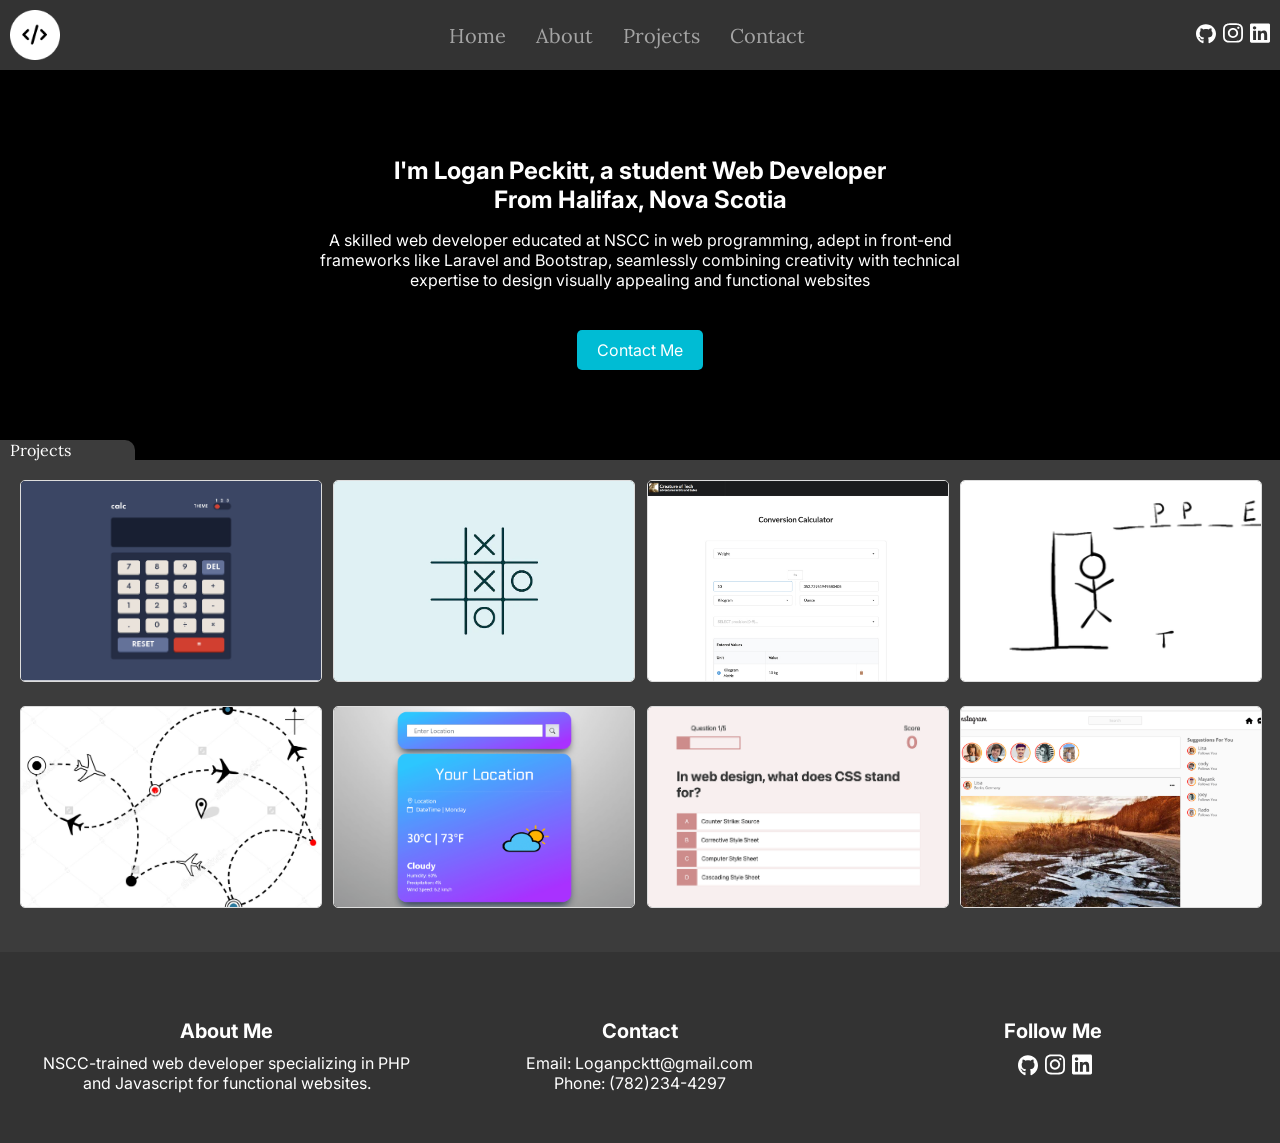
<file: code/index.html>
<!DOCTYPE html>
<html lang="en">
<head>
  <meta charset="UTF-8">
  <meta name="viewport" content="width=device-width, initial-scale=1.0">
  <link rel="stylesheet" href="Styling/styles.css">
  
  <title>Your Website</title>
</head>
<body>

  <!-- Header Section -->
  <header>
    <img class="logo" src="../Images/Logo.png" alt="Logo">
    <nav class="Nav">
      <a href="/code/index.html">Home</a>
      <a href="/code/About.html">About</a>
      <a href="/code/Projects.html">Projects</a>
      <a href="/code/Contact.html">Contact</a>
    </nav>
    <div class="SocialLinks">
      <a href="https://github.com/Loganpcktt?tab=repositories"><img src="../Images/SocialMediaLinks/github.svg" alt="Image 1"></a>
      <a href="https://www.instagram.com/"><img src="../Images/SocialMediaLinks/instagram.svg" alt="Image 2"></a>
      <a href="https://www.linkedin.com/in/logan-peckitt-5b6ba810a/"><img src="../Images/SocialMediaLinks/linkedin.svg" alt="Image 3"></a>
    </div>
  </header>

  <!-- Main Content Section -->
  <div class="main-content">
    <h1>I'm Logan Peckitt, a student Web Developer<br>From Halifax, Nova Scotia</h1>
    <p>
      A skilled web developer educated at NSCC in web programming, adept in front-end frameworks like Laravel and Bootstrap, seamlessly combining creativity with technical expertise to design visually appealing and functional websites
    </p>
    <a href="/code/Contact.html" class="cyan-button">Contact Me</a>
  </div>

  <div class="projects-header">
    <h4>Projects</h4>
  </div>

<!-- Projects Section -->
<div class="projects-section">
    <div class="project-images">
        <div class="project-overlay">
            <a href="#"><img src="../Images/Projects/Calc.jpg" alt="Project 1"></a>
            <div class="overlay-text">Calculator App</div>
        </div>

        <div class="project-overlay">
            <a href="#"><img src="../Images/Projects/TicTakToe.webp" alt="Project 2"></a>
            <div class="overlay-text">Tic-Tac-Toe Game</div>
        </div>

        <div class="project-overlay">
            <a href="#"><img src="../Images/Projects/conversion-calculator.jpg" alt="Project 3"></a>
            <div class="overlay-text">Conversion Calculator</div>
        </div>

        <div class="project-overlay">
            <a href="#"><img src="../Images/Projects/Hangman.png" alt="Project 4"></a>
            <div class="overlay-text">Hangman Game</div>
        </div>

        <div class="project-overlay">
            <a href="#"><img src="../Images/Projects/PlaneTracker.jpg" alt="Project 5"></a>
            <div class="overlay-text">Plane Tracker Application</div>
        </div>

        <div class="project-overlay">
            <a href="#"><img src="../Images/Projects/Weather.png" alt="Project 6"></a>
            <div class="overlay-text">Weather App</div>
        </div>

        <div class="project-overlay">
            <a href="#"><img src="../Images/Projects/quiz.png" alt="Project 7"></a>
            <div class="overlay-text">Quiz App</div>
        </div>

        <div class="project-overlay">
            <a href="#"><img src="../Images/Projects/InstaClone.png" alt="Project 8"></a>
            <div class="overlay-text">Instagram Clone</div>
        </div>
    </div>
</div>



  <!-- Footer Section -->
  <footer>
    <div class="footer-content">
      <div class="footer-section">
        <h2>About Me</h2>
        <p> 
          NSCC-trained web developer specializing in PHP and Javascript for functional websites.
        </p>
      </div>
      <div class="footer-section">
        <h2>Contact</h2>
        <p>Email: Loganpcktt@gmail.com</p>
        <p>Phone: (782)234-4297</p>
      </div>
      <div class="footer-section">
        <h2>Follow Me</h2>
        <div class="SocialLinks">
          <a href="https://github.com/Loganpcktt?tab=repositories"><img src="../Images/SocialMediaLinks/github.svg" alt="Image 1"></a>
          <a href="https://www.instagram.com/"><img src="../Images/SocialMediaLinks/instagram.svg" alt="Image 2"></a>
          <a href="https://www.linkedin.com/in/logan-peckitt-5b6ba810a/"><img src="../Images/SocialMediaLinks/linkedin.svg" alt="Image 3"></a>
        </div>
      </div>
    </div>
  </footer>

</body>
</html>
</file>
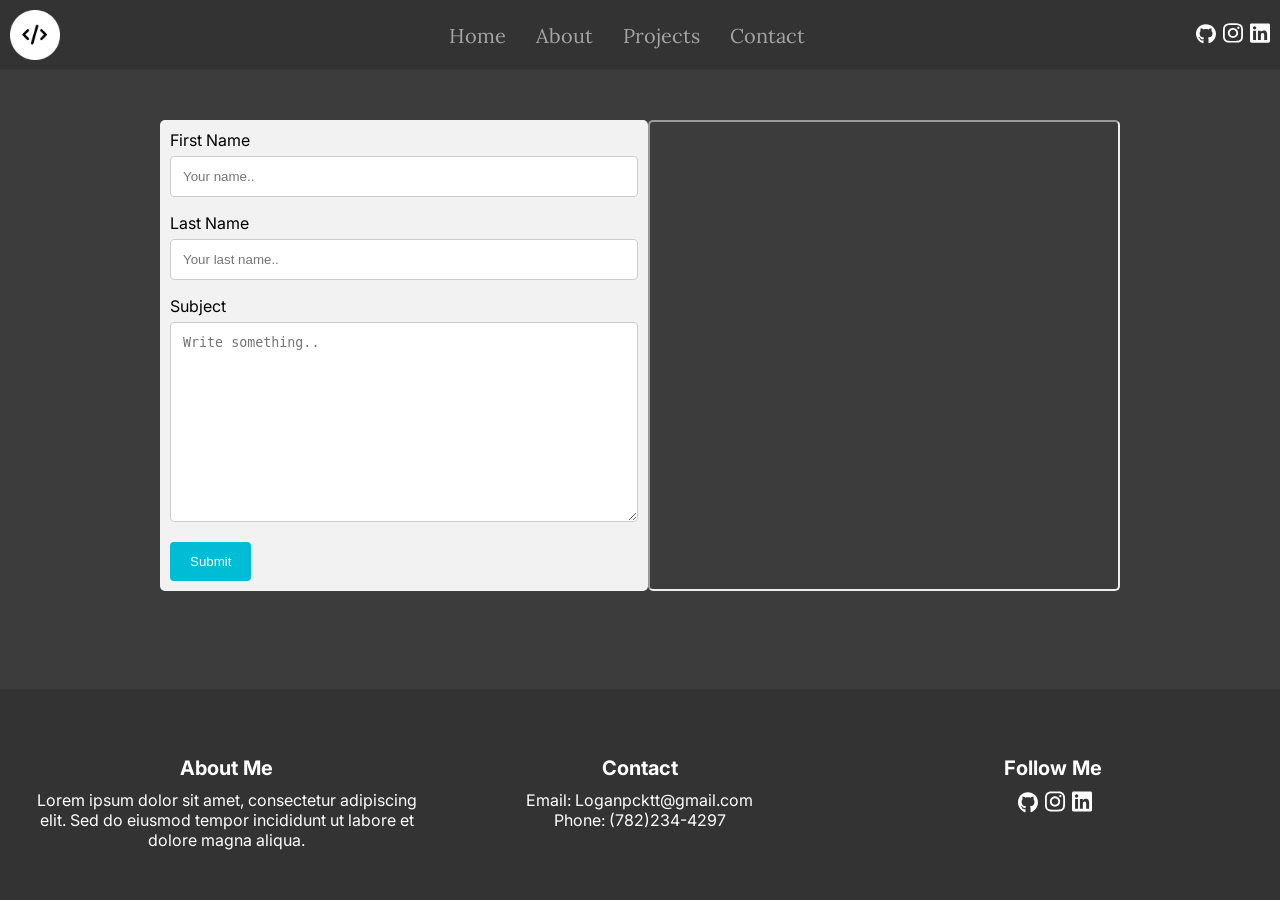
<file: code/Contact.html>
<!DOCTYPE html>
<html lang="en">
<head>
    <meta charset="UTF-8">
    <meta name="viewport" content="width=device-width, initial-scale=1.0">
    <title>Document</title>
    <link rel="stylesheet" href="Styling/styles.css">
    <link rel="stylesheet" href="Styling/Contact.css">
</head>
<body>
      <!-- Header Section -->
      <header>
        <img class="logo" src="../Images/Logo.png" alt="Logo">
        <nav class="Nav">
          <a href="/code/index.html">Home</a>
          <a href="/code/About.html">About</a>
          <a href="/code/Projects.html">Projects</a>
          <a href="/code/Contact.html">Contact</a>
        </nav>
        <div class="SocialLinks">
          <a href="https://github.com/Loganpcktt?tab=repositories"><img src="../Images/SocialMediaLinks/github.svg" alt="Image 1"></a>
          <a href="https://www.instagram.com/"><img src="../Images/SocialMediaLinks/instagram.svg" alt="Image 2"></a>
          <a href="https://www.linkedin.com/in/logan-peckitt-5b6ba810a/"><img src="../Images/SocialMediaLinks/linkedin.svg" alt="Image 3"></a>
        </div>
      </header>

  <div class="container-Main">
    <div class="container">
        <form action="action_page.php">
      
          <label for="fname">First Name</label>
          <input type="text" id="fname" name="firstname" placeholder="Your name..">
      
          <label for="lname">Last Name</label>
          <input type="text" id="lname" name="lastname" placeholder="Your last name..">
      
          <label for="subject">Subject</label>
          <textarea id="subject" name="subject" placeholder="Write something.." style="height:200px"></textarea>
      
          <input type="submit" value="Submit">
      
        </form>
      </div>

      
        <!-- Google Map Copied Code -->
        
        <iframe src= "https://www.google.com/maps/embed?pb=!1m18!1m12!1m3!1d22713.06775713369!2d-63.58633515!3d44.635189!2m3!1f0!2f0!3f0!3m2!1i1024!2i768!4f13.1!3m3!1m2!1s0x4b5a223bdb4a6051%3A0x7d4700e57f5cee6!2sSouth%20End%2C%20Halifax%2C%20NS!5e0!3m2!1sen!2sca!4v1701280347112!5m2!1sen!2sca"                
                height="300"
                tabindex="0"> 
        </iframe> 
   
</div>

        <!-- Footer Section -->
  <footer>
    <div class="footer-content">
      <div class="footer-section">
        <h2>About Me</h2>
        <p> Lorem ipsum dolor sit amet, consectetur adipiscing elit. Sed do eiusmod tempor incididunt ut labore et dolore magna aliqua.</p>
      </div>
      <div class="footer-section">
        <h2>Contact</h2>
        <p>Email: Loganpcktt@gmail.com</p>
        <p>Phone: (782)234-4297</p>
      </div>
      <div class="footer-section">
        <h2>Follow Me</h2>
        <div class="SocialLinks">
          <a href="https://github.com/Loganpcktt?tab=repositories"><img src="../Images/SocialMediaLinks/github.svg" alt="Image 1"></a>
          <a href="https://www.instagram.com/"><img src="../Images/SocialMediaLinks/instagram.svg" alt="Image 2"></a>
          <a href="https://www.linkedin.com/in/logan-peckitt-5b6ba810a/"><img src="../Images/SocialMediaLinks/linkedin.svg" alt="Image 3"></a>
        </div>
      </div>
    </div>
  </footer>

</body>
</html>
</file>
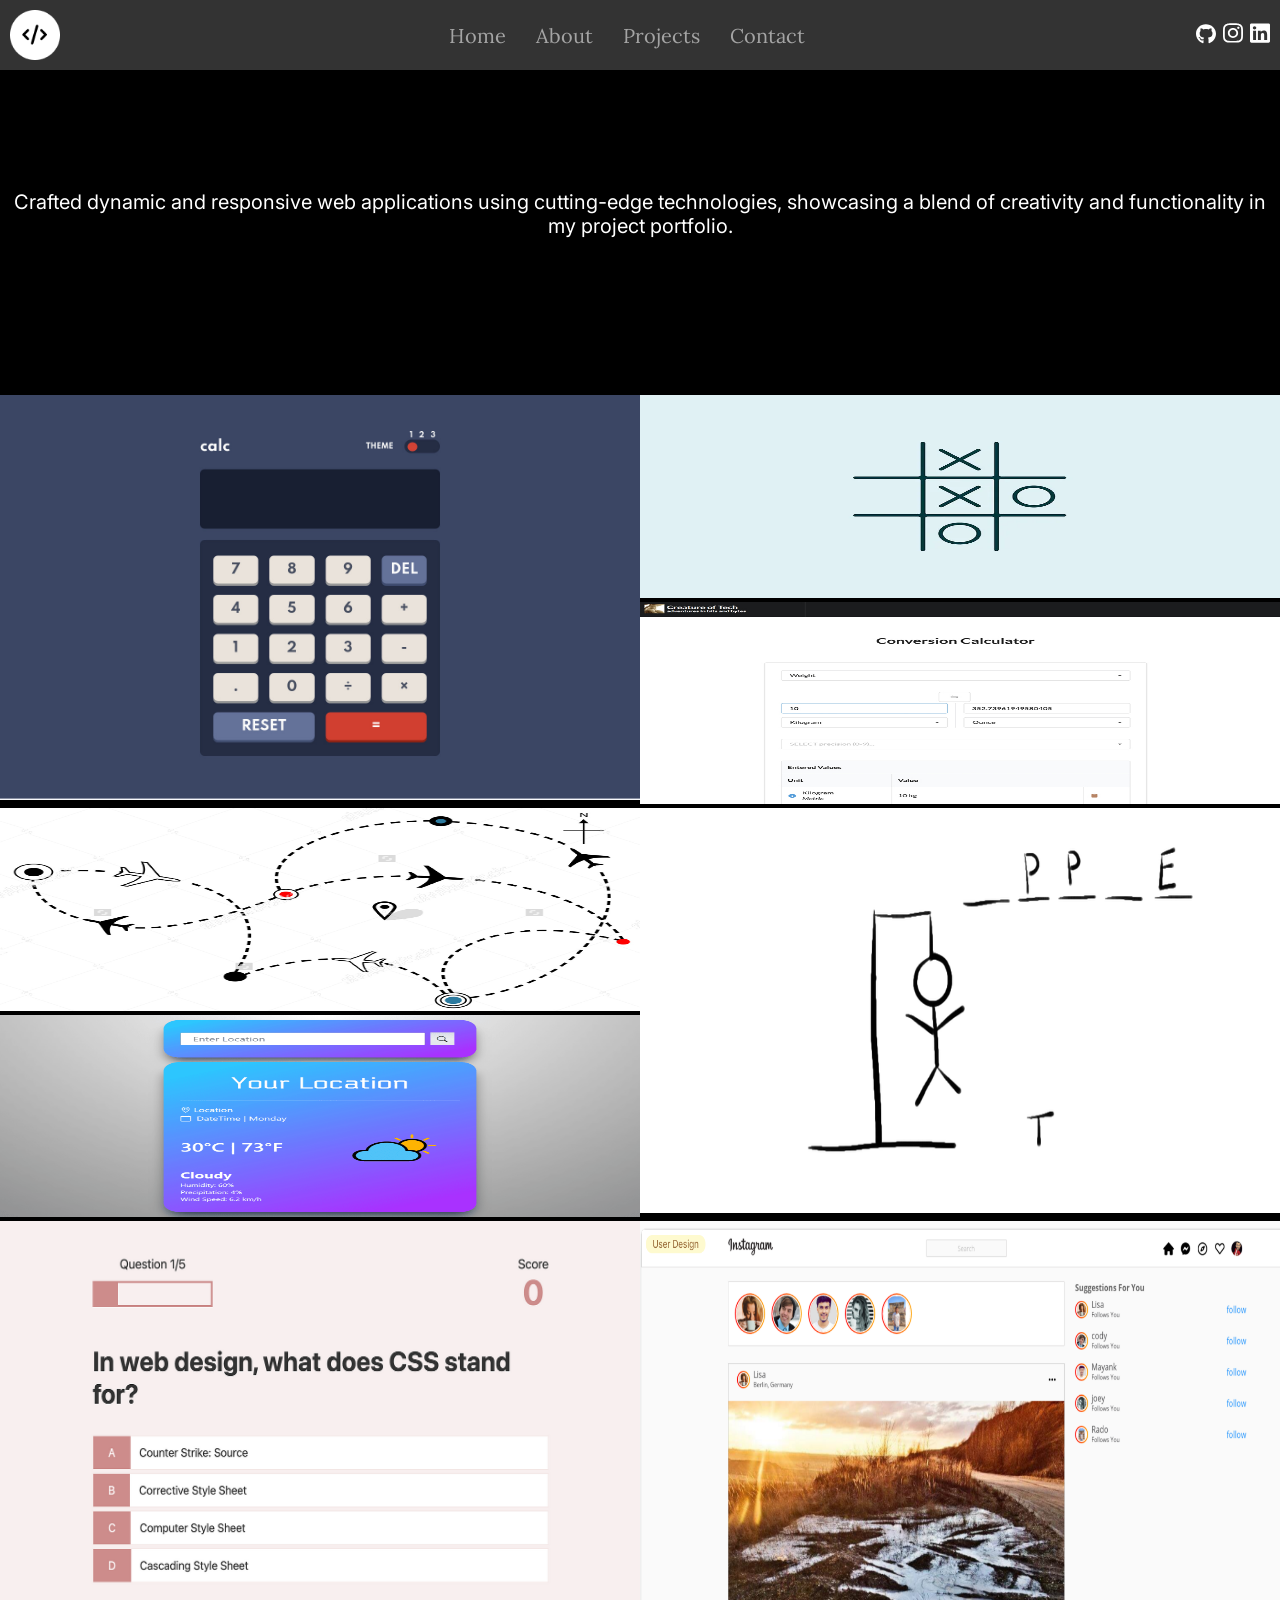
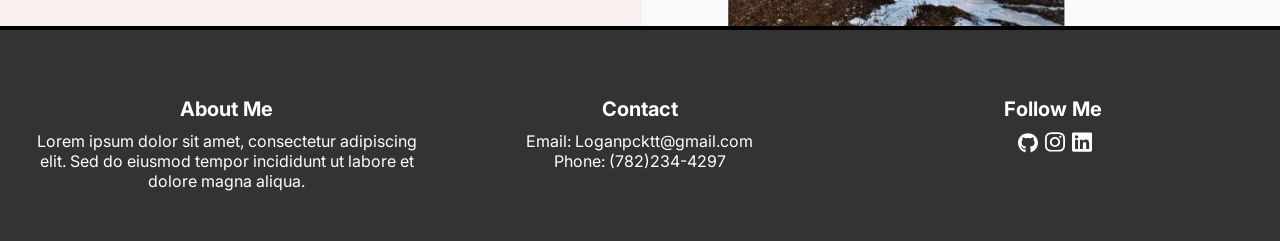
<file: code/Projects.html>
<!DOCTYPE html>
<html lang="en">
<head>
    <meta charset="UTF-8">
    <meta name="viewport" content="width=device-width, initial-scale=1.0">
    <title>Document</title>
    <link rel="stylesheet" href="Styling/styles.css">
    <link rel="stylesheet" href="Styling/Projects.css">
</head>
<body>
    <!-- Header Section -->
  <header>
    <img class="logo" src="../Images/Logo.png" alt="Logo">
    <nav class="Nav">
      <a href="/code/index.html">Home</a>
      <a href="/code/About.html">About</a>
      <a href="/code/Projects.html">Projects</a>
      <a href="/code/Contact.html">Contact</a>
    </nav>
    <div class="SocialLinks">
      <a href="https://github.com/Loganpcktt?tab=repositories"><img src="../Images/SocialMediaLinks/github.svg" alt="Image 1"></a>
      <a href="https://www.instagram.com/"><img src="../Images/SocialMediaLinks/instagram.svg" alt="Image 2"></a>
      <a href="https://www.linkedin.com/in/logan-peckitt-5b6ba810a/"><img src="../Images/SocialMediaLinks/linkedin.svg" alt="Image 3"></a>
    </div>
  </header>

    <!-- Filler Section -->
    <div class="Filler">
        <p>
            Crafted dynamic and responsive web applications using cutting-edge technologies, showcasing a blend of creativity and functionality in my project portfolio.
        </p>
    </div>



<!-- Project Section -->
<div class="projects-section-Container">
    <!-- First Column -->
    <div class="project-Collumn-Container">
        <div class="Main">
            <div class="project-overlay">
                <a href="#"><img src="../Images/Projects/Calc.jpg" alt="Project 1"></a>
                <div class="overlay-text">Calculator App</div>
            </div>
        </div>
        <div class="Second">
            <div class="project-overlay">
                <a href="#"><img src="../Images/Projects/TicTakToe.webp" alt="Project 2"></a>
                <div class="overlay-text">Tic-Tac-Toe Game</div>
            </div>
            <div class="project-overlay">
                <a href="#"><img src="../Images/Projects/conversion-calculator.jpg" alt="Project 3"></a>
                <div class="overlay-text">Conversion Calculator</div>
            </div>
        </div>
    </div>

    <!-- Second Column -->
    <div class="project-Collumn-Container">
        <div class="Second">
            <div class="project-overlay">
                <a href="#"><img src="../Images/Projects/PlaneTracker.jpg" alt="Project 4"></a>
                <div class="overlay-text">Plane Tracker Application</div>
            </div>
            <div class="project-overlay">
                <a href="#"><img src="../Images/Projects/Weather.png" alt="Project 5"></a>
                <div class="overlay-text">Weather App</div>
            </div>
        </div>
        <div class="Main">
            <div class="project-overlay">
                <a href="#"><img src="../Images/Projects/Hangman.png" alt="Project 6"></a>
                <div class="overlay-text">Hangman Game</div>
            </div>
        </div>
    </div>

    <!-- Third Column -->
    <div class="project-Collumn-Container">
        <div class="Main">
            <div class="project-overlay">
                <a href="#"><img src="../Images/Projects/quiz.png" alt="Project 7"></a>
                <div class="overlay-text">Quiz App</div>
            </div>
        </div>
        <div class="Main">
            <div class="project-overlay">
                <a href="#"><img src="../Images/Projects/InstaClone.png" alt="Project 8"></a>
                <div class="overlay-text">Social Media App</div>
            </div>
        </div>
    </div>
</div>



        <!-- Footer Section -->
  <footer>
    <div class="footer-content">
      <div class="footer-section">
        <h2>About Me</h2>
        <p> Lorem ipsum dolor sit amet, consectetur adipiscing elit. Sed do eiusmod tempor incididunt ut labore et dolore magna aliqua.</p>
      </div>
      <div class="footer-section">
        <h2>Contact</h2>
        <p>Email: Loganpcktt@gmail.com</p>
        <p>Phone: (782)234-4297</p>
      </div>
      <div class="footer-section">
        <h2>Follow Me</h2>
        <div class="SocialLinks">
            <a href="https://github.com/Loganpcktt?tab=repositories"><img src="../Images/SocialMediaLinks/github.svg" alt="Image 1"></a>
            <a href="https://www.instagram.com/"><img src="../Images/SocialMediaLinks/instagram.svg" alt="Image 2"></a>
            <a href="https://www.linkedin.com/in/logan-peckitt-5b6ba810a/"><img src="../Images/SocialMediaLinks/linkedin.svg" alt="Image 3"></a>
          </div>
      </div>
    </div>
  </footer>
</body>
</html>
</file>
<file: code/Styling/styles.css>
@import url('https://fonts.googleapis.com/css2?family=Lora&display=swap');
@import url('https://fonts.googleapis.com/css2?family=Inter:wght@400;500&display=swap');
body {
  font-family: 'Inter', sans-serif;
  margin: 0;
  padding: 0;
  background-color: #000000;
  display: flex;
  flex-direction: column;
  min-height: 100vh;
}

header {
  background-color: #333;
  color: white;
  padding: 10px;
  display: flex;
  align-items: center;
  justify-content: space-between;
  font-family: 'Lora', serif;
  
}
.Nav a
{
  font-size: 20px;
  color: #A4A4A4;

}
.Nav a:hover
{
  font-size: 20px;
  color: white;

}

.SocialLinks img{
  padding-left: 3px;
    width: 20px;
    filter: invert(1); /*turn black logos white */
}

.SocialLinks img:hover{
  padding-left: 3px;
    width: 20px;
    filter: invert(0.5); /*turn black logos white */
}

nav {
  display: flex;
  justify-content: center;
  align-items: center;
}

nav a {
  color: white;
  text-decoration: none;
  margin: 0 15px;
}

.logo {
  width: 50px; /* Adjust the width as needed */
}

.main-content {
  width: 50%;
  margin: auto;
  margin-top: 50px;
  margin-bottom: 50px;
  background-color: #000000;
  padding: 20px;
  text-align: center;
  color: white;
}

.main-content h1 {
  font-size: 24px;
  margin-bottom: 10px;
}

.main-content p {
  margin-bottom: 20px;
}

.cyan-button {
  background-color: #00bcd4;
  color: white;
  margin-top: 20px;
  padding: 10px 20px;
  text-decoration: none;
  display: inline-block;
  font-size: 16px;
  border-radius: 5px;
}

.cyan-button:hover {
  background-color: #333;
}


.projects-header {
font-family: 'Lora', serif;
position: relative;
background-color: #3C3C3C;
color: #FFFFFF;
padding: 10px;
width: 9vw;
border-top-right-radius: 10px;

}

.projects-header h4 {
position: absolute;
bottom: 0;
margin: 0;
font-weight: normal;
}

.projects-section {
background-color: #3C3C3C;
padding: 20px;
}

.project-images {
  display: flex;
  flex-wrap: wrap;
  justify-content: space-between;
  
}

.project-images div {
    width: calc(25% - 10px);
  margin-bottom: 20px;
  text-align: center;
  text-decoration: none;
  color: white;
}

.project-images img {
  width: 100%;
  height: 200px;
  object-fit: cover; 
  border: 1px solid #ddd;
  border-radius: 5px;
  cursor: pointer;
}

footer {
  background-color: #333;
  color: white;
  padding: 40px 20px;
  text-align: center;
  position: relative;
  margin-top: auto;
}

.footer-content {
  display: flex;
  flex-wrap: wrap;
  justify-content: center;
}

.footer-section {
  flex: 1;
  padding: 10px;
}

.footer-section h2 {
  font-size: 20px;
  margin-bottom: 10px;
}

.footer-section p {
  margin: 0;
}
.project-overlay {
  position: relative;
  display: inline-block;
}

.overlay-text {
  position: absolute;
  top: 50%;
  left: 15%;
  transform: translate(-50%, -50%);
  color: white;
  text-align: center;
  font-size: 20px;
  opacity: 0;
  transition: opacity 0.3s ease;
}

.project-overlay:hover .overlay-text {
  opacity: 1;
}
.project-overlay:hover img {
  filter: brightness(0.7);
}









@media only screen and (max-width: 768px) {
  body {
    font-family: 'Inter', sans-serif;
    margin: 0;
    padding: 0;
    background-color: #000000;
    display: flex;
    flex-direction: column;
    min-height: 100vh;
  }

  header {
    background-color: #333;
    color: white;
    padding: 10px;
    display: flex;
    align-items: center;
    justify-content: space-between;
    font-family: 'Lora', serif;
  }

  .Nav a {
    font-size: 16px;
    color: #A4A4A4;
  }

  .Nav a:hover {
    font-size: 16px;
    color: white;
  }

  .SocialLinks img {
    padding-left: 3px;
    width: 16px;
    filter: invert(1);
  }

  .SocialLinks img:hover {
    padding-left: 3px;
    width: 16px;
    filter: invert(0.5);
  }

  nav {
    display: flex;
    justify-content: center;
    align-items: center;
  }

  nav a {
    color: white;
    text-decoration: none;
    margin: 0 10px;
  }

  .logo {
    width: 40px;
  }

  .main-content {
    width: 80%;
    margin: auto;
    margin-top: 30px;
    margin-bottom: 30px;
    background-color: #000000;
    padding: 10px;
    text-align: center;
    color: white;
  }

  .main-content h1 {
    font-size: 20px;
    margin-bottom: 10px;
  }

  .main-content p {
    margin-bottom: 15px;
  }

  .cyan-button {
    background-color: #00bcd4;
    color: white;
    margin-top: 15px;
    padding: 8px 16px;
    text-decoration: none;
    display: inline-block;
    font-size: 14px;
    border-radius: 5px;
  }

  .cyan-button:hover {
    background-color: #333;
  }


  .projects-header h4 {
    position: absolute;
    bottom: 0;
    margin: 0;
    font-weight: normal;
  }

  .overlay-text {
    margin-left: 100px;
  }

  .project-images {
    display: flex;
    flex-direction: column;
    align-items: center;
  }

  .project-images div {
    width: 80%;
    margin-bottom: 20px;
    text-align: center;
    text-decoration: none;
    color: white;
  }
 
}
</file>
<file: code/Styling/Contact.css>
body
{
    background-color: #3C3C3C
}

input[type=text], select, textarea {
    width: 100%; 
    padding: 12px; 
    border: 1px solid #ccc; 
    border-radius: 4px;
    box-sizing: border-box; 
    margin-top: 6px; 
    margin-bottom: 16px; 
    resize: vertical 
  }
  
  input[type=submit] {
    background-color: #00bcd4;
    color: white;
    padding: 12px 20px;
    border: none;
    border-radius: 4px;
    cursor: pointer;
  }
  
  input[type=submit]:hover {
    background-color: black;
  }
  

  .container-Main {
    padding-top: 50px;
    padding-bottom: 50px;
    width: 75vw;
    display: flex;
    flex-direction: row;
    margin-left: auto;
    margin-right: auto;
}

  .container {
    padding: 10px 10px 10px 10px;
    border-radius: 5px;
    background-color: #f2f2f2;
    width: 50%;
    float: left;
  }

  iframe {
    width: 50%;
    height: auto;
    float: right;
    border-radius: 5px;
  }











  @media only screen and (max-width: 768px) {
    body {
      background-color: #3C3C3C;
    }
    
    .container-Main {
      padding-top: 50px;
      padding-bottom: 50px;
      width: 75vw; 
      margin-left: auto;
      margin-right: auto;
      display: flex;
      flex-direction: column; /* Change to column for mobile view */
    }
    
    .container {
      padding: 10px;
      border-radius: 5px;
      background-color: #f2f2f2;
      width: 100%; 
      margin-bottom: 20px;
    }
    
    iframe {
      width: 100%; 
      height: auto;
      border-radius: 5px;
    }
    
    input[type=text], select, textarea {
      width: 100%;
      padding: 12px;
      border: 1px solid #ccc;
      border-radius: 4px;
      box-sizing: border-box;
      margin-top: 6px;
      margin-bottom: 16px;
      resize: vertical;
    }
    
    input[type=submit] {
      background-color: #00bcd4;
      color: white;
      padding: 12px 20px;
      border: none;
      border-radius: 4px;
      cursor: pointer;
    }
    
    input[type=submit]:hover {
      background-color: black;
    }
    
  }
</file>
<file: code/Styling/Projects.css>
.Filler
{
  height: 25vh;
  color: white;
  font-size: 20px;
  text-align: center;
  padding-top: 100px;
}
.projects-section-Container {
    display: flex;
    flex-direction: column;
  }

  .project-Collumn-Container {
    display: flex;
    flex-direction: row; 
    margin-top: 0px;
    margin-bottom: 0px;
  }
  .Main{
    position: relative; 
    display: inline-block;
  }
  .Main img{
      width: 50vw;
      height: 45vh;
      display: block; 

  }
  .Second img{
      width: 50vw;
      height: 22.5vh;
      display: block;
      flex-direction: column;
  }
  
  .project-overlay {
    position: relative;
    display: inline-block;
}

.overlay-text {
    position: absolute;
    top: 50%;
    left: 50%;
    transform: translate(-50%, -50%);
    color: white;
    text-align: center;
    font-size: 30px;
    opacity: 0;
    transition: opacity 0.3s ease;
}

.project-overlay:hover .overlay-text {
    opacity: 1;
}
.project-overlay:hover img {
    filter: brightness(0.7);
}
</file>
